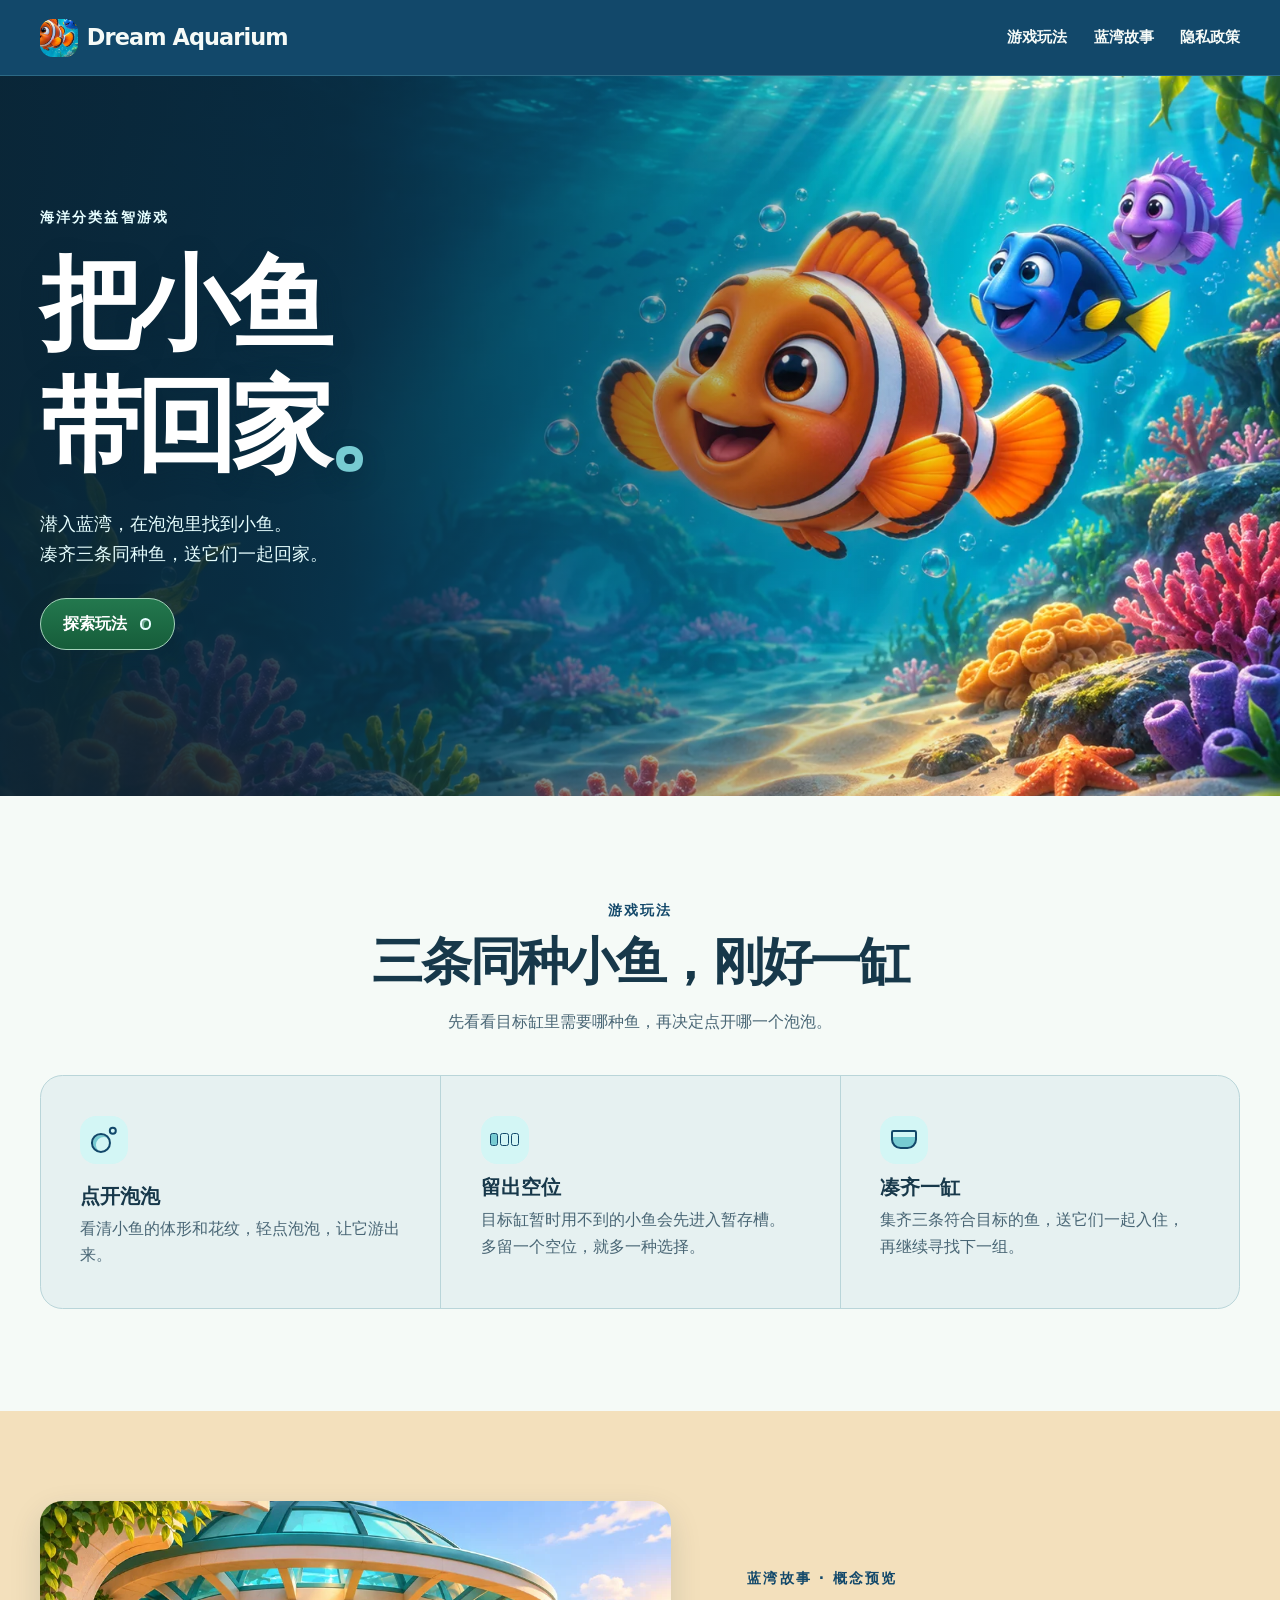
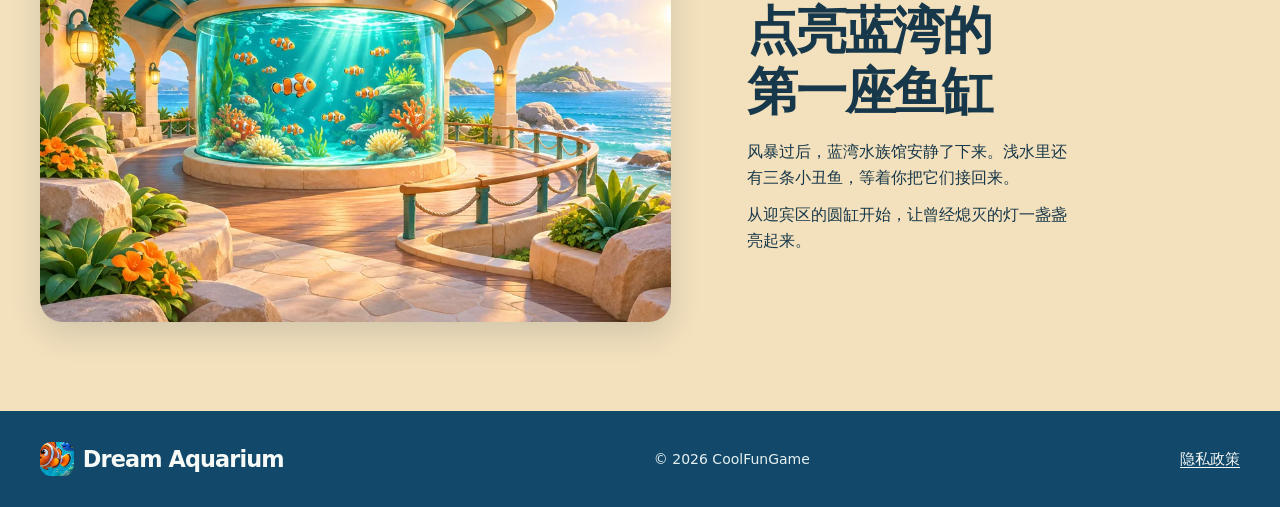
<file: index.html>
<!doctype html>
<html lang="zh-CN">
<head>
  <meta charset="utf-8">
  <meta name="viewport" content="width=device-width, initial-scale=1">
  <meta name="theme-color" content="#12486A">
  <meta name="description" content="Dream Aquarium 是一款海洋主题的鱼群分类益智游戏。点开泡泡，把同种小鱼送进救援缸。">
  <meta property="og:type" content="website">
  <meta property="og:title" content="Dream Aquarium · 把小鱼带回家">
  <meta property="og:description" content="潜入蓝湾，在泡泡里找到小鱼，把它们送回自己的鱼缸。">
  <meta property="og:image" content="https://coolfungame.github.io/Home/reef.webp">
  <meta property="og:url" content="https://coolfungame.github.io/Home/">
  <title>Dream Aquarium · 把小鱼带回家</title>
  <link rel="icon" href="icon.png" type="image/png">
  <link rel="stylesheet" href="site.css">
</head>
<body class="home">
  <a class="skip" href="#main">跳到正文</a>
  <header class="site-header">
    <div class="wrap header-inner">
      <a class="brand" href="./" aria-current="page"><img src="icon.png" width="38" height="38" alt="">Dream Aquarium</a>
      <nav aria-label="主导航">
        <a href="#gameplay">游戏玩法</a>
        <a href="#blue-bay">蓝湾故事</a>
        <a href="privacy.html">隐私政策</a>
      </nav>
    </div>
  </header>

  <main id="main">
    <section class="hero" aria-labelledby="hero-title">
      <img class="hero-art" src="reef.webp" width="1600" height="1066" fetchpriority="high" alt="">
      <div class="wrap hero-inner">
        <div class="hero-copy">
          <p class="eyebrow">海洋分类益智游戏</p>
          <h1 id="hero-title">把小鱼<br>带回家<span>。</span></h1>
          <p class="hero-description">潜入蓝湾，在泡泡里找到小鱼。<br class="wide-only"> 凑齐三条同种鱼，送它们一起回家。</p>
          <a class="button" href="#gameplay">探索玩法 <span aria-hidden="true" class="button-bubble"></span></a>
        </div>
      </div>
    </section>

    <section class="gameplay" id="gameplay" aria-labelledby="gameplay-title">
      <div class="wrap">
        <div class="section-intro">
          <p class="eyebrow">游戏玩法</p>
          <h2 id="gameplay-title">三条同种小鱼，刚好一缸</h2>
          <p>先看看目标缸里需要哪种鱼，再决定点开哪一个泡泡。</p>
        </div>
        <div class="steps">
          <article class="step">
            <span class="step-icon bubble-icon" aria-hidden="true"></span>
            <h3>点开泡泡</h3>
            <p>看清小鱼的体形和花纹，轻点泡泡，让它游出来。</p>
          </article>
          <article class="step">
            <span class="step-icon tray-icon" aria-hidden="true"><i></i><i></i><i></i></span>
            <h3>留出空位</h3>
            <p>目标缸暂时用不到的小鱼会先进入暂存槽。多留一个空位，就多一种选择。</p>
          </article>
          <article class="step">
            <span class="step-icon tank-icon" aria-hidden="true"></span>
            <h3>凑齐一缸</h3>
            <p>集齐三条符合目标的鱼，送它们一起入住，再继续寻找下一组。</p>
          </article>
        </div>
      </div>
    </section>

    <section class="story" id="blue-bay" aria-labelledby="story-title">
      <div class="wrap story-inner">
        <img src="blue-bay.webp" width="950" height="634" loading="lazy" alt="暖阳下的蓝湾水族馆，一群橙白小丑鱼在圆形玻璃缸中游动">
        <div class="story-copy">
          <p class="eyebrow">蓝湾故事 · 概念预览</p>
          <h2 id="story-title">点亮蓝湾的<br class="wide-only">第一座鱼缸</h2>
          <p>风暴过后，蓝湾水族馆安静了下来。浅水里还有三条小丑鱼，等着你把它们接回来。</p>
          <p>从迎宾区的圆缸开始，让曾经熄灭的灯一盏盏亮起来。</p>
        </div>
      </div>
    </section>
  </main>

  <footer class="site-footer">
    <div class="wrap footer-inner">
      <a class="brand" href="./"><img src="icon.png" width="34" height="34" alt="">Dream Aquarium</a>
      <p>© 2026 CoolFunGame</p>
      <a href="privacy.html">隐私政策</a>
    </div>
  </footer>
</body>
</html>
</file>
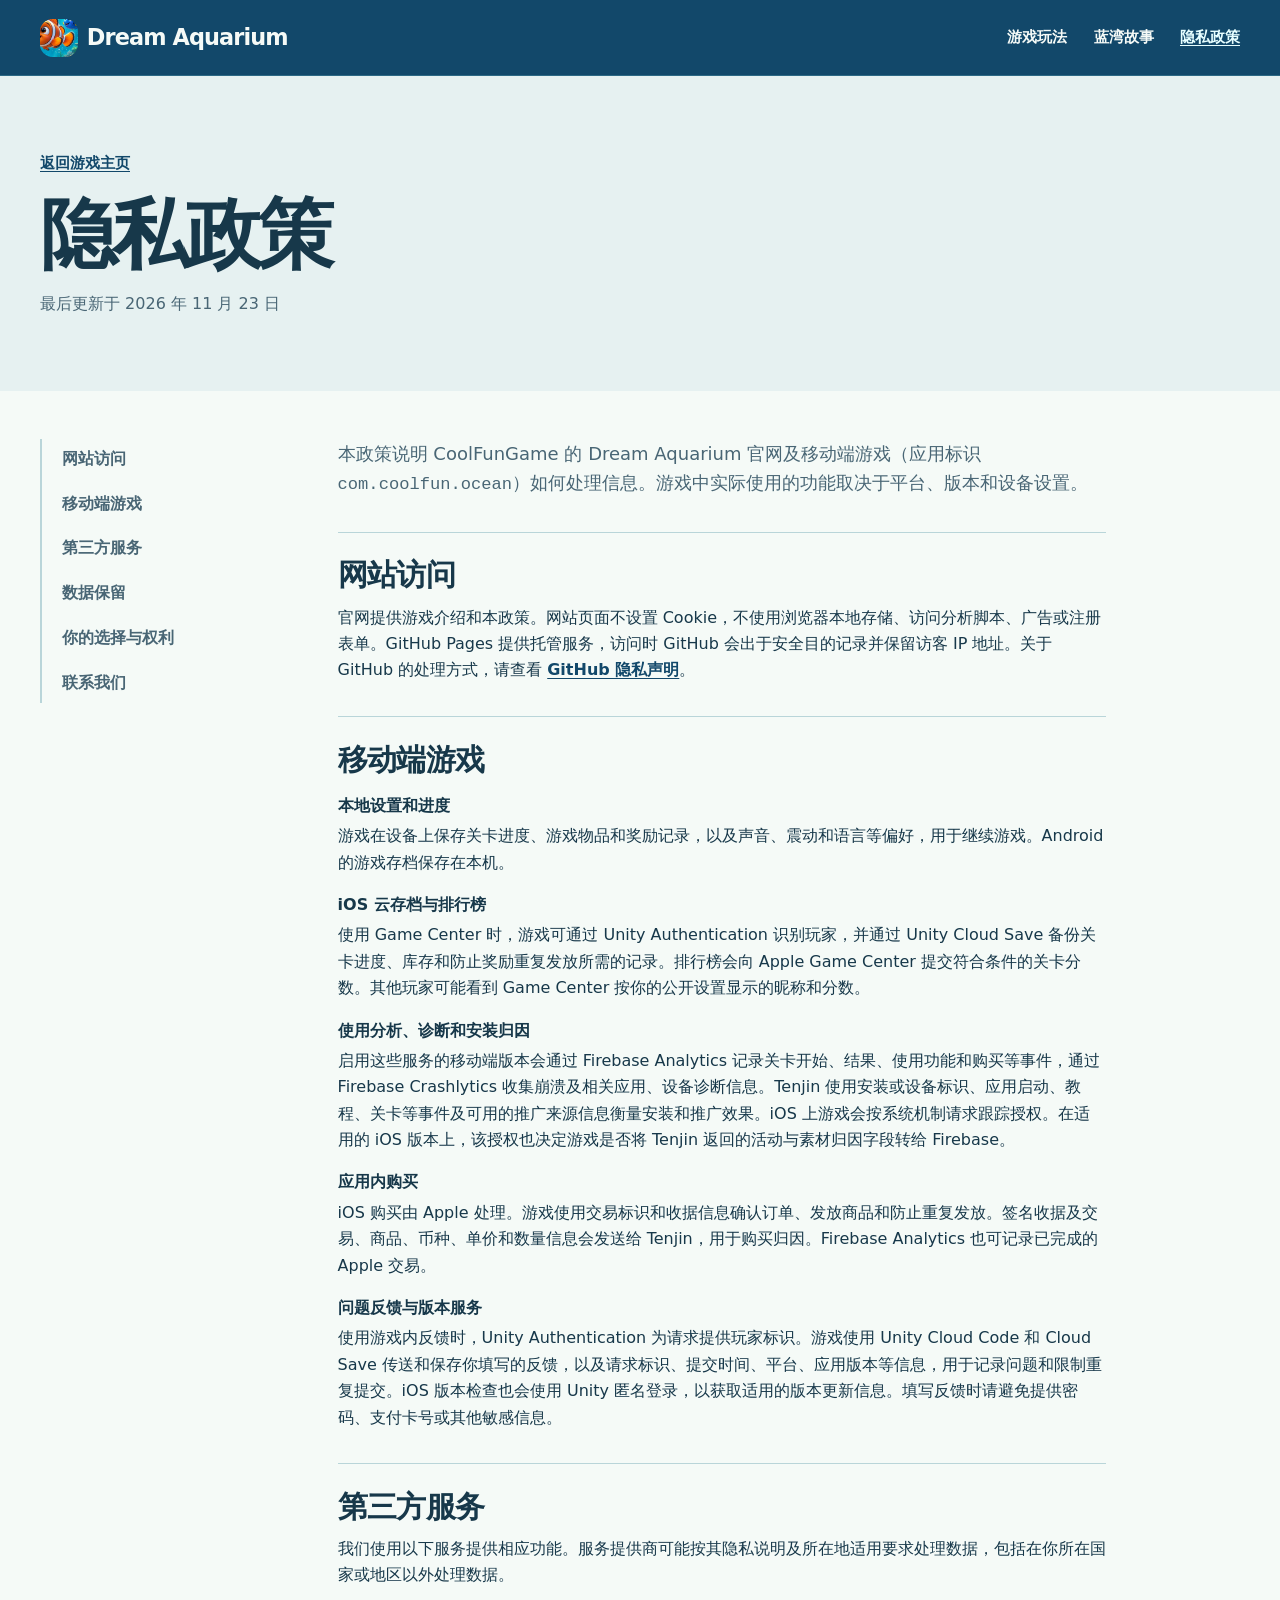
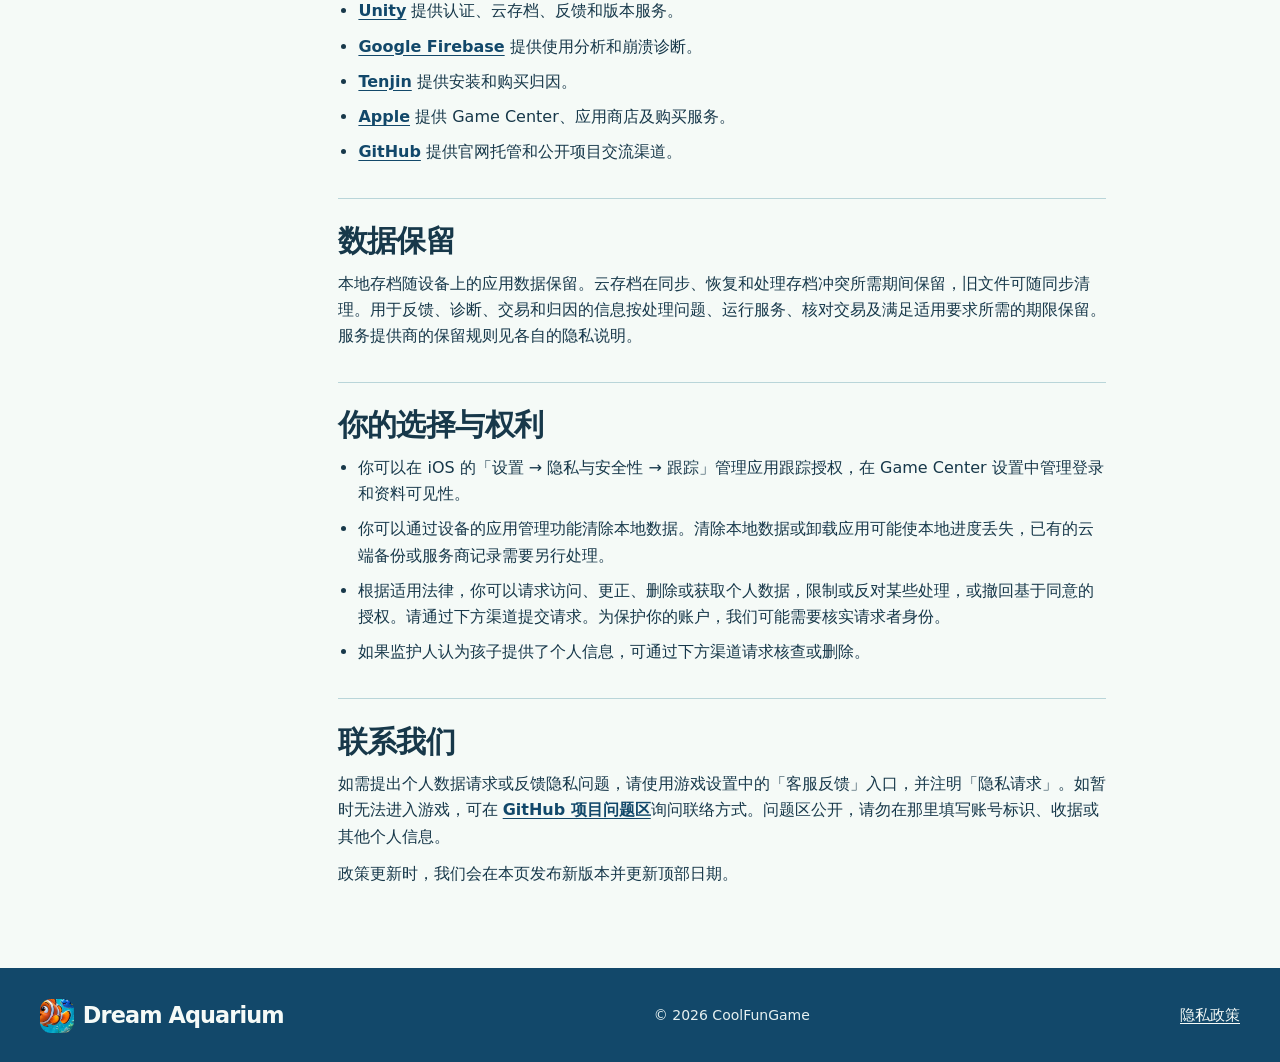
<file: privacy.html>
<!doctype html>
<html lang="zh-CN">
<head>
  <meta charset="utf-8">
  <meta name="viewport" content="width=device-width, initial-scale=1">
  <meta name="theme-color" content="#12486A">
  <meta name="description" content="了解 Dream Aquarium 官网及移动端游戏如何处理信息，以及如何提出隐私请求。">
  <title>隐私政策 · Dream Aquarium</title>
  <link rel="icon" href="icon.png" type="image/png">
  <link rel="stylesheet" href="site.css">
</head>
<body class="policy-page">
  <a class="skip" href="#main">跳到正文</a>
  <header class="site-header">
    <div class="wrap header-inner">
      <a class="brand" href="./"><img src="icon.png" width="38" height="38" alt="">Dream Aquarium</a>
      <nav aria-label="主导航">
        <a href="./#gameplay">游戏玩法</a>
        <a href="./#blue-bay">蓝湾故事</a>
        <a href="privacy.html" aria-current="page">隐私政策</a>
      </nav>
    </div>
  </header>

  <main id="main">
    <div class="policy-heading">
      <div class="wrap">
        <a class="back-link" href="./">返回游戏主页</a>
        <h1>隐私政策</h1>
        <p>最后更新于 <time datetime="2026-11-23">2026 年 11 月 23 日</time></p>
      </div>
    </div>

    <div class="wrap policy-layout">
      <nav class="policy-nav" aria-label="隐私政策目录">
        <a href="#website">网站访问</a>
        <a href="#mobile">移动端游戏</a>
        <a href="#providers">第三方服务</a>
        <a href="#retention">数据保留</a>
        <a href="#choices">你的选择与权利</a>
        <a href="#contact">联系我们</a>
      </nav>
      <article class="policy-content" aria-label="隐私政策正文">
        <p class="policy-lead">本政策说明 CoolFunGame 的 Dream Aquarium 官网及移动端游戏（应用标识 <code>com.coolfun.ocean</code>）如何处理信息。游戏中实际使用的功能取决于平台、版本和设备设置。</p>

        <section id="website">
          <h2>网站访问</h2>
          <p>官网提供游戏介绍和本政策。网站页面不设置 Cookie，不使用浏览器本地存储、访问分析脚本、广告或注册表单。GitHub Pages 提供托管服务，访问时 GitHub 会出于安全目的记录并保留访客 IP 地址。关于 GitHub 的处理方式，请查看 <a href="https://docs.github.com/en/site-policy/privacy-policies/github-general-privacy-statement">GitHub 隐私声明</a>。</p>
        </section>

        <section id="mobile">
          <h2>移动端游戏</h2>
          <dl class="policy-details">
            <dt>本地设置和进度</dt>
            <dd>游戏在设备上保存关卡进度、游戏物品和奖励记录，以及声音、震动和语言等偏好，用于继续游戏。Android 的游戏存档保存在本机。</dd>
            <dt>iOS 云存档与排行榜</dt>
            <dd>使用 Game Center 时，游戏可通过 Unity Authentication 识别玩家，并通过 Unity Cloud Save 备份关卡进度、库存和防止奖励重复发放所需的记录。排行榜会向 Apple Game Center 提交符合条件的关卡分数。其他玩家可能看到 Game Center 按你的公开设置显示的昵称和分数。</dd>
            <dt>使用分析、诊断和安装归因</dt>
            <dd>启用这些服务的移动端版本会通过 Firebase Analytics 记录关卡开始、结果、使用功能和购买等事件，通过 Firebase Crashlytics 收集崩溃及相关应用、设备诊断信息。Tenjin 使用安装或设备标识、应用启动、教程、关卡等事件及可用的推广来源信息衡量安装和推广效果。iOS 上游戏会按系统机制请求跟踪授权。在适用的 iOS 版本上，该授权也决定游戏是否将 Tenjin 返回的活动与素材归因字段转给 Firebase。</dd>
            <dt>应用内购买</dt>
            <dd>iOS 购买由 Apple 处理。游戏使用交易标识和收据信息确认订单、发放商品和防止重复发放。签名收据及交易、商品、币种、单价和数量信息会发送给 Tenjin，用于购买归因。Firebase Analytics 也可记录已完成的 Apple 交易。</dd>
            <dt>问题反馈与版本服务</dt>
            <dd>使用游戏内反馈时，Unity Authentication 为请求提供玩家标识。游戏使用 Unity Cloud Code 和 Cloud Save 传送和保存你填写的反馈，以及请求标识、提交时间、平台、应用版本等信息，用于记录问题和限制重复提交。iOS 版本检查也会使用 Unity 匿名登录，以获取适用的版本更新信息。填写反馈时请避免提供密码、支付卡号或其他敏感信息。</dd>
          </dl>
        </section>

        <section id="providers">
          <h2>第三方服务</h2>
          <p>我们使用以下服务提供相应功能。服务提供商可能按其隐私说明及所在地适用要求处理数据，包括在你所在国家或地区以外处理数据。</p>
          <ul>
            <li><a href="https://unity.com/legal/game-player-and-app-user-privacy-policy">Unity</a> 提供认证、云存档、反馈和版本服务。</li>
            <li><a href="https://firebase.google.com/support/privacy">Google Firebase</a> 提供使用分析和崩溃诊断。</li>
            <li><a href="https://tenjin.com/privacy/">Tenjin</a> 提供安装和购买归因。</li>
            <li><a href="https://www.apple.com/legal/privacy/">Apple</a> 提供 Game Center、应用商店及购买服务。</li>
            <li><a href="https://docs.github.com/en/site-policy/privacy-policies/github-general-privacy-statement">GitHub</a> 提供官网托管和公开项目交流渠道。</li>
          </ul>
        </section>

        <section id="retention">
          <h2>数据保留</h2>
          <p>本地存档随设备上的应用数据保留。云存档在同步、恢复和处理存档冲突所需期间保留，旧文件可随同步清理。用于反馈、诊断、交易和归因的信息按处理问题、运行服务、核对交易及满足适用要求所需的期限保留。服务提供商的保留规则见各自的隐私说明。</p>
        </section>

        <section id="choices">
          <h2>你的选择与权利</h2>
          <ul>
            <li>你可以在 iOS 的「设置 → 隐私与安全性 → 跟踪」管理应用跟踪授权，在 Game Center 设置中管理登录和资料可见性。</li>
            <li>你可以通过设备的应用管理功能清除本地数据。清除本地数据或卸载应用可能使本地进度丢失，已有的云端备份或服务商记录需要另行处理。</li>
            <li>根据适用法律，你可以请求访问、更正、删除或获取个人数据，限制或反对某些处理，或撤回基于同意的授权。请通过下方渠道提交请求。为保护你的账户，我们可能需要核实请求者身份。</li>
            <li>如果监护人认为孩子提供了个人信息，可通过下方渠道请求核查或删除。</li>
          </ul>
        </section>

        <section id="contact">
          <h2>联系我们</h2>
          <p>如需提出个人数据请求或反馈隐私问题，请使用游戏设置中的「客服反馈」入口，并注明「隐私请求」。如暂时无法进入游戏，可在 <a href="https://github.com/CoolFunGame/Home/issues">GitHub 项目问题区</a>询问联络方式。问题区公开，请勿在那里填写账号标识、收据或其他个人信息。</p>
          <p>政策更新时，我们会在本页发布新版本并更新顶部日期。</p>
        </section>
      </article>
    </div>
  </main>

  <footer class="site-footer">
    <div class="wrap footer-inner">
      <a class="brand" href="./"><img src="icon.png" width="34" height="34" alt="">Dream Aquarium</a>
      <p>© 2026 CoolFunGame</p>
      <a href="privacy.html" aria-current="page">隐私政策</a>
    </div>
  </footer>
</body>
</html>
</file>
<file: site.css>
:root {
  color-scheme: light;
  --ocean: #12486a;
  --shallow: #77cbd2;
  --sand: #f3e0bc;
  --foam: #f5faf7;
  --pale: #e6f1f1;
  --line: #b9d5d9;
  --ink: #17384a;
  --muted: #496675;
  --green: #23784e;
  --green-dark: #165d3a;
  --focus: #e6feff;
  --display: "PingFang SC", "Microsoft YaHei UI", "Noto Sans CJK SC", sans-serif;
}

*, *::before, *::after { box-sizing: border-box; }

body {
  margin: 0;
  background: var(--foam);
  color: var(--ink);
  font-family: system-ui, var(--display);
  font-size: 1rem;
  line-height: 1.65;
}

img { display: block; max-width: 100%; }
h1, h2, h3, p, dl, dd { margin: 0; }
h1, h2, h3, .brand { font-family: var(--display); line-height: 1.19; }
a { color: inherit; text-underline-offset: .2em; }
a:focus-visible {
  outline: 3px solid currentColor;
  outline-offset: 4px;
  border-radius: 4px;
}

.wrap { width: min(100% - 5rem, 76rem); margin-inline: auto; }
.skip {
  position: absolute;
  z-index: 5;
  top: .75rem;
  left: .75rem;
  padding: .5rem 1rem;
  border-radius: .4rem;
  background: var(--foam);
  transform: translateY(-180%);
}
.skip:focus { transform: translateY(0); }

.site-header, .site-footer {
  background: var(--ocean);
  color: var(--foam);
}
.site-header { border-bottom: 1px solid rgb(119 203 210 / 25%); }
.header-inner, .footer-inner {
  display: flex;
  align-items: center;
  justify-content: space-between;
  gap: 1rem 2rem;
}
.header-inner { min-height: 4.7rem; }
.brand {
  display: inline-flex;
  align-items: center;
  gap: .55rem;
  flex-shrink: 0;
  font-family: system-ui, sans-serif;
  font-weight: 850;
  font-size: 1.4rem;
  letter-spacing: -.04em;
  text-decoration: none;
}
.brand img { object-fit: cover; border-radius: 33%; }
.header-inner nav { display: flex; flex-wrap: wrap; gap: .25rem 1.65rem; }
.header-inner nav a {
  display: inline-flex;
  align-items: center;
  min-height: 2.75rem;
  font-size: .9375rem;
  font-weight: 670;
  text-decoration: none;
}
.header-inner nav a:hover, .header-inner nav a[aria-current="page"] {
  color: var(--focus);
  text-decoration: underline;
}

.hero {
  position: relative;
  display: grid;
  align-items: center;
  min-height: clamp(35rem, 57vw, 45rem);
  isolation: isolate;
  overflow: hidden;
  background: #0a2535;
  color: #fff;
}
.hero-art, .hero::after {
  position: absolute;
  inset: 0;
  width: 100%;
  height: 100%;
}
.hero-art { z-index: -2; object-fit: cover; object-position: 65% 51%; }
.hero::after {
  z-index: -1;
  content: "";
  background: linear-gradient(90deg, rgb(10 37 53 / 96%), rgb(10 37 53 / 82%) 27%, rgb(10 37 53 / 31%) 56%, transparent 76%);
}
.hero-inner { padding-block: 5rem 6rem; }
.hero-copy { max-width: 33rem; }
.eyebrow {
  color: var(--ocean);
  font-weight: 800;
  font-size: .875rem;
  letter-spacing: .15em;
}
.hero .eyebrow { color: var(--focus); }
.hero h1 {
  margin-block: .85rem 1.4rem;
  font-size: clamp(3.8rem, 8vw, 7.25rem);
  font-weight: 900;
  letter-spacing: -.065em;
  text-shadow: 0 6px 24px rgb(10 37 53 / 32%);
}
.hero h1 span { color: var(--shallow); }
.hero-description { max-width: 30ch; color: var(--focus); font-size: 1.125rem; }
.button {
  display: inline-flex;
  align-items: center;
  justify-content: center;
  min-height: 3.25rem;
  gap: .8rem;
  margin-top: 1.85rem;
  padding: .7rem 1.4rem;
  border: 1px solid #a5d5bb;
  border-radius: 2rem;
  background: linear-gradient(var(--green), var(--green-dark));
  color: #fff;
  font-size: 1rem;
  font-weight: 750;
  text-decoration: none;
  box-shadow: 0 8px 22px rgb(10 37 53 / 24%);
}
.button:hover { background: var(--green-dark); }
.button:active { background: #12482f; }
.button-bubble {
  width: .7rem;
  height: .7rem;
  border: 2px solid var(--focus);
  border-radius: 50%;
  box-shadow: inset 2px 1px 0 rgb(230 254 255 / 45%);
}

.gameplay { padding-block: clamp(4rem, 8vw, 7rem); }
.section-intro { text-align: center; }
h2 { font-size: clamp(1.85rem, 4vw, 3.45rem); font-weight: 850; letter-spacing: -.045em; }
.section-intro h2, .story-copy h2 { margin-block: .65rem 1rem; }
.section-intro > p:last-child, .step p, .story-copy > p:not(.eyebrow) { color: var(--muted); }
.steps {
  display: grid;
  grid-template-columns: repeat(3, minmax(0, 1fr));
  margin-top: 2.5rem;
  border: 1px solid var(--line);
  border-radius: 1.4rem;
  background: var(--pale);
}
.step { padding: clamp(1.3rem, 3.4vw, 2.45rem); }
.step + .step { border-left: 1px solid var(--line); }
.step h3 { margin-block: .8rem .45rem; font-size: 1.25rem; }

.step-icon {
  position: relative;
  display: inline-grid;
  place-items: center;
  width: 3rem;
  height: 3rem;
  border-radius: 1rem;
  background: #d3f6f5;
  color: var(--ocean);
}
.bubble-icon::before, .bubble-icon::after {
  position: absolute;
  content: "";
  border: 2px solid currentColor;
  border-radius: 50%;
}
.bubble-icon::before {
  width: 1.25rem;
  height: 1.25rem;
  transform: translate(-.19rem, .18rem);
  box-shadow: inset 3px 2px 0 var(--shallow);
}
.bubble-icon::after { width: .5rem; height: .5rem; transform: translate(.55rem, -.58rem); }
.tray-icon { display: inline-flex; align-items: center; justify-content: center; gap: 2px; }
.tray-icon i { width: .51rem; height: .76rem; border: 1.5px solid currentColor; border-radius: .16rem; }
.tray-icon i:first-child { background: var(--shallow); }
.tank-icon::before {
  width: 1.6rem;
  height: 1.15rem;
  border: 2px solid currentColor;
  border-radius: .15rem .15rem .6rem .6rem;
  background: linear-gradient(transparent 35%, var(--shallow) 35%);
  content: "";
}

.story { padding-block: clamp(3.1rem, 7vw, 6.3rem); background: var(--sand); }
.story-inner {
  display: grid;
  grid-template-columns: minmax(0, 1.28fr) minmax(0, 1fr);
  align-items: center;
  gap: clamp(2rem, 6vw, 5.9rem);
}
.story-inner > img {
  width: 100%;
  height: auto;
  border-radius: 1.4rem;
  box-shadow: 0 12px 31px rgb(23 56 74 / 15%);
}
.story-copy > p:not(.eyebrow) { color: var(--ink); max-width: 32ch; }
.story-copy > p + p { margin-top: .65rem; }
.footer-inner { min-height: 6rem; padding-block: 1.25rem; }
.footer-inner > p { color: var(--pale); font-size: .875rem; }
.footer-inner > a:last-child { font-size: .9375rem; }

.policy-heading { padding-block: clamp(2.1rem, 6vw, 4.6rem); background: var(--pale); }
.back-link { color: var(--ocean); font-weight: 700; font-size: .9375rem; }
.policy-heading h1 { margin-block: .8rem .65rem; font-size: clamp(2.8rem, 6vw, 5.2rem); letter-spacing: -.06em; }
.policy-heading p, .policy-nav { color: var(--muted); }
.policy-layout {
  display: grid;
  grid-template-columns: 13rem minmax(0, 48rem);
  gap: clamp(2rem, 7vw, 6rem);
  padding-block: 3rem 5rem;
}
.policy-nav {
  align-self: start;
  display: grid;
  gap: .25rem;
  position: sticky;
  top: 1.5rem;
  padding-left: 1.1rem;
  border-left: 2px solid var(--line);
}
.policy-nav a {
  padding: .45rem .15rem;
  font-weight: 650;
  text-decoration: none;
}
.policy-nav a:hover { color: var(--ocean); text-decoration: underline; }
.policy-content { overflow-wrap: anywhere; }
.policy-lead { color: var(--muted); font-size: 1.125rem; }
.policy-content section {
  margin-top: 2rem;
  padding-top: 1.55rem;
  border-top: 1px solid var(--line);
  scroll-margin-top: 1.5rem;
}
.policy-content h2 { margin-bottom: .75rem; font-size: clamp(1.4rem, 4vw, 1.85rem); letter-spacing: -.02em; }
.policy-content p + p { margin-top: .7rem; }
.policy-content a { color: var(--ocean); font-weight: 650; }
.policy-content ul { margin-block: .6rem 0; padding-left: 1.3rem; }
.policy-content li + li { margin-top: .55rem; }
.policy-details dt { margin-top: 1rem; font-weight: 800; }
.policy-details dd { margin-top: .25rem; }
code { font-size: .95em; }

@media (max-width: 58rem) {
  .wrap { width: min(100% - 3rem, 76rem); }
  .hero { min-height: 35rem; }
  .hero h1 { font-size: clamp(3.8rem, 10vw, 5.6rem); }
  .policy-layout { grid-template-columns: 9rem minmax(0, 1fr); }
}

@media (max-width: 42rem) {
  .wrap { width: calc(100% - 2rem); }
  .header-inner { min-height: 4rem; flex-wrap: wrap; gap: .05rem 1rem; padding-block: .55rem .25rem; }
  .brand { font-size: 1.25rem; }
  .header-inner nav { gap: .15rem 1rem; }
  .header-inner nav a { font-size: .875rem; }
  .hero { min-height: 0; align-items: end; }
  .hero-art { object-fit: cover; height: 61%; object-position: 74% 51%; }
  .hero::after {
    background: linear-gradient(180deg, transparent 20%, rgb(10 37 53 / 25%) 36%, #0a2535 61%);
  }
  .hero-inner { padding-block: clamp(13rem, 57vw, 20rem) 2.9rem; }
  .hero h1 { font-size: clamp(3.3rem, 12vw, 5rem); margin-block: .55rem .9rem; }
  .hero-description { font-size: 1rem; }
  .button { margin-top: 1.3rem; }
  .wide-only { display: none; }
  .steps { grid-template-columns: 1fr; margin-top: 1.65rem; }
  .step + .step { border-left: 0; border-top: 1px solid var(--line); }
  .story-inner { grid-template-columns: 1fr; }
  .footer-inner { flex-wrap: wrap; }
  .policy-layout { grid-template-columns: 1fr; gap: 1.4rem; padding-block: 1.6rem 3rem; }
  .policy-nav { position: static; grid-template-columns: repeat(2, minmax(0, 1fr)); }
}

@media (prefers-reduced-motion: no-preference) {
  html { scroll-behavior: smooth; }
}
</file>
